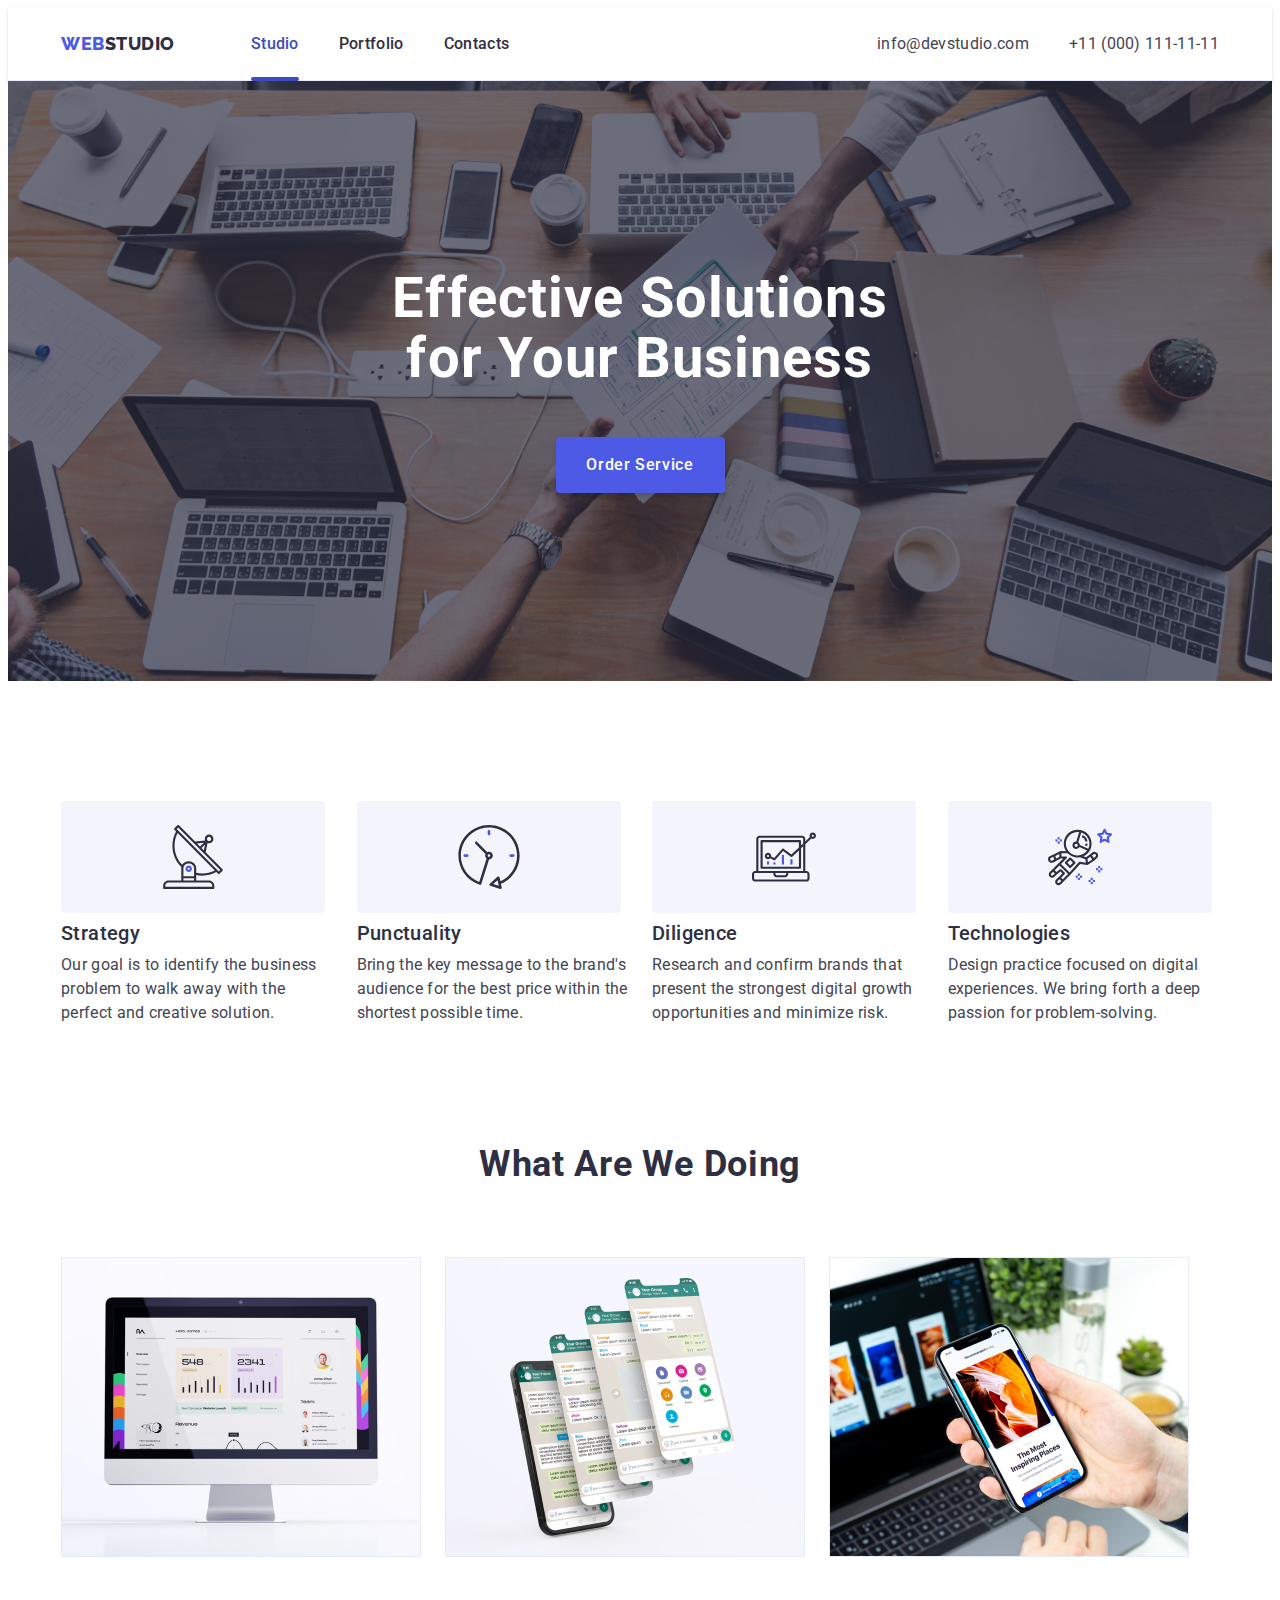
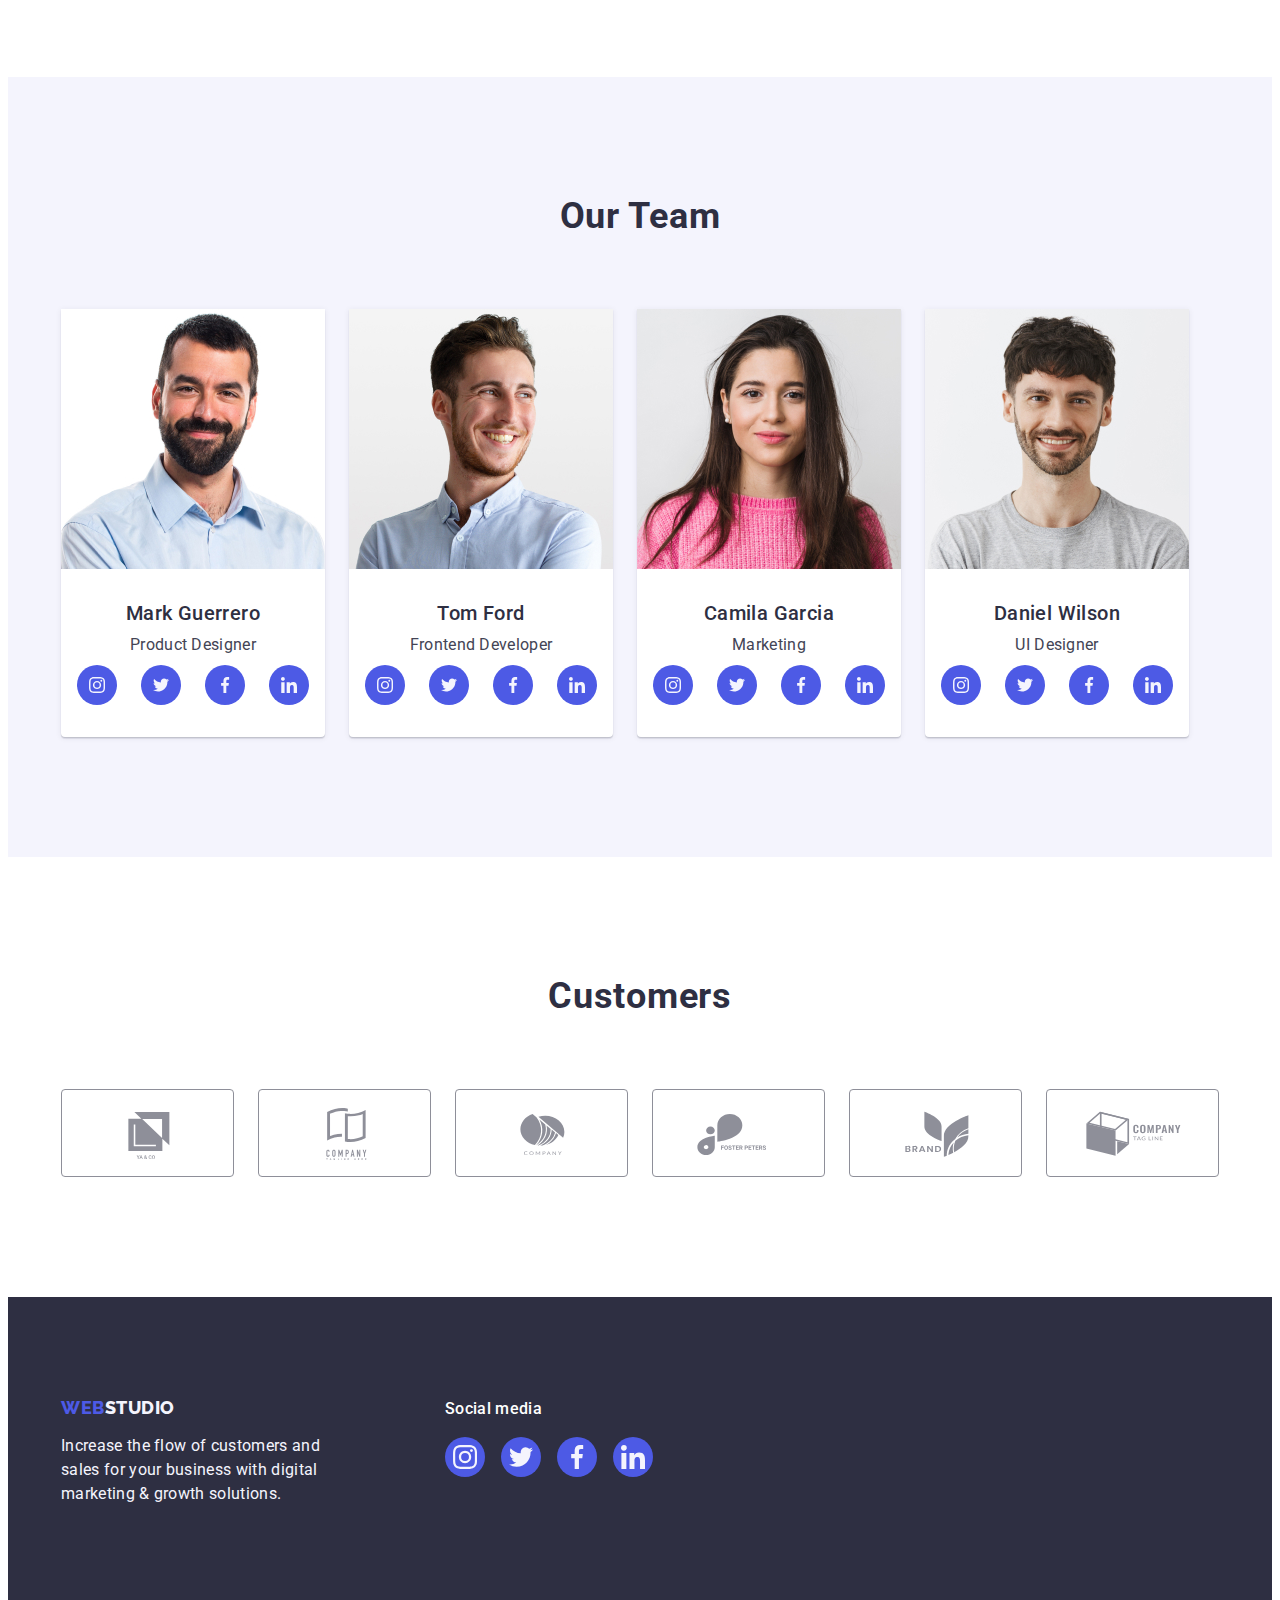
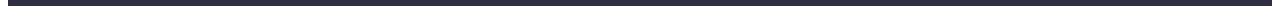
<file: index.html>
<!DOCTYPE html>
<html lang="en">

<head>
    <meta charset="UTF-8">
    <meta http-equiv="X-UA-Compatible" content="IE=edge">
    <meta name="viewport" content="width=device-width, initial-scale=1.0">
    <link rel="preconnect" href="https://fonts.googleapis.com">
    <link rel="preconnect" href="https://fonts.gstatic.com" crossorigin>
    <link
        href="https://fonts.googleapis.com/css2?family=Raleway:wght@800&amp;family=Roboto:wght@400;500;700;900&amp;display=swap"
        rel="stylesheet">
    <title>Web Studio</title>
    <link rel="stylesheet" href="https://cdnjs.cloudflare.com/ajax/libs/modern-normalize/2.0.0/modern-normalize.min.css"
        integrity="sha512-4xo8blKMVCiXpTaLzQSLSw3KFOVPWhm/TRtuPVc4WG6kUgjH6J03IBuG7JZPkcWMxJ5huwaBpOpnwYElP/m6wg=="
        crossorigin="anonymous" referrerpolicy="no-referrer">
    <link rel="stylesheet" href="./css/styles.css">
</head>

<body>
    <header class="header">
        <div class="container header-container">
            <nav class="header-navigation list">
                <a href="./index.html" class="header-logo link">Web<span class="logo-title">Studio</span></a>
                <ul class="header-menu list">
                    <li class="header-menu-item list"><a class="header-menu-link link current"
                            href="./index.html">Studio</a>
                    </li>
                    <li class="header-menu-item list"><a class="header-menu-link link"
                            href="./portfolio.html">Portfolio</a>
                    </li>
                    <li class="header-menu-item list"><a class="header-menu-link link" href="">Contacts</a></li>
                </ul>
            </nav>

            <address class="header-contacts">
                <ul class="header-contacts-item list">
                    <li class="header-contacts-list list"><a class="header-contacts-item-link link"
                            href="mailto:info@devstudio.com">info@devstudio.com</a></li>
                    <li class="header-contacts-list list"><a class="header-contacts-item-link link"
                            href="tel:+110001111111">+11
                            (000)
                            111-11-11</a></li>
                </ul>

            </address>
        </div>
    </header>
    <main>
        <section class="hero">
            <div class="container hero-container">
                <h1 class="hero-title">Effective Solutions for Your Business</h1>
                <button type="button" class="hero-btn" data-modal-open>Order Service</button>
            </div>
        </section>

        <section class="benefits">
            <div class="container benefits-container">
                <h2 class="visually-hidden">benefits</h2>
                <ul class="benefits-list list">
                    <li class="benefits-item">
                        <div class="benefits-icon-bg">
                            <svg class="benefits-icon" width="64" height="64">
                                <use href="./images/icons.svg#icon-antenna"></use>
                            </svg>
                        </div>
                        <h3 class="benefits-subtitle">Strategy</h3>
                        <p class="benefits-item-text">Our goal is to identify the business
                            problem to walk away with the perfect and creative solution.</p>
                    </li>
                    <li class="benefits-item">
                        <div class="benefits-icon-bg">
                            <svg class="benefits-icon" width="64" height="64">
                                <use href="./images/icons.svg#icon-clock"></use>
                            </svg>
                        </div>
                        <h3 class="benefits-subtitle">Punctuality</h3>
                        <p class="benefits-item-text">Bring the key message to the brand's audience for the best price
                            within the shortest possible
                            time.</p>
                    </li>
                    <li class="benefits-item">
                        <div class="benefits-icon-bg">
                            <svg class="benefits-icon" width="64" height="64">
                                <use href="./images/icons.svg#icon-diagram"></use>
                            </svg>
                        </div>
                        <h3 class="benefits-subtitle">Diligence</h3>
                        <p class="benefits-item-text">Research and confirm brands that present the strongest digital
                            growth
                            opportunities and minimize
                            risk.</p>
                    </li>
                    <li class="benefits-item">
                        <div class="benefits-icon-bg">
                            <svg class="benefits-icon" width="64" height="64">
                                <use href="./images/icons.svg#icon-astronaut"></use>
                            </svg>
                        </div>
                        <h3 class="benefits-subtitle">Technologies</h3>
                        <p class="benefits-item-text">Design practice focused on digital experiences. We bring forth a
                            deep
                            passion for
                            problem-solving.</p>

                    </li>
                </ul>
            </div>

        </section>

        <section class="skill">
            <div class="container">
                <h2 class="skill-title">What are we doing</h2>
                <ul class="skill-list list">
                    <li class="skill-item"><img src="./images/img1.jpg" alt="computer" width="360" height="300"></li>
                    <li class="skill-item"><img src="./images/img2.jpg" alt="multiple phones" width="360" height="300">
                    </li>
                    <li class="skill-item"><img src="./images/img3.jpg" alt="one phone" width="360" height="300"></li>
                </ul>
            </div>
        </section>

        <section class="team">
            <div class="container team-container">
                <h2 class="team-title">Our Team</h2>
                <ul class="team-list list">
                    <li class="team-item">
                        <img src="./images/img21.jpg" alt="Mark Guerrero" width="264">
                        <div class="subtitle-container">
                            <h3 class="team-subtitle">Mark Guerrero</h3>
                            <p class="team-item-text">Product Designer</p>
                            <ul class="team-soc-list list">
                                <li class="team-soc-item">
                                    <a class="team-soc-link" href="instagram" target="_blank" rel="nooper noreferrer">
                                        <svg class="team-soc-icon" width="16" height="16">
                                            <use href="./images/icons.svg#icon-instagram"></use>
                                        </svg>
                                    </a>
                                </li>
                                <li class="team-soc-item">
                                    <a class="team-soc-link" href="twitter" target="_blank" rel="nooper noreferrer">
                                        <svg class="team-soc-icon" width="16" height="16">
                                            <use href="./images/icons.svg#icon-twitter"></use>
                                        </svg>
                                    </a>
                                </li>
                                <li class="team-soc-item">
                                    <a class="team-soc-link" href="facebook" target="_blank" rel="nooper noreferrer">
                                        <svg class="team-soc-icon" width="16" height="16">
                                            <use href="./images/icons.svg#icon-facebook"></use>
                                        </svg>
                                    </a>
                                </li>
                                <li class="team-soc-item">
                                    <a class="team-soc-link" href="linkedin" target="_blank" rel="nooper noreferrer">
                                        <svg class="team-soc-icon" width="16" height="16">
                                            <use href="./images/icons.svg#icon-linkedin"></use>
                                        </svg>
                                    </a>
                                </li>
                            </ul>
                        </div>
                    </li>

                    <li class="team-item">
                        <img src="./images/img22.jpg" alt="Mark Guerrero" width="264">
                        <div class="subtitle-container">
                            <h3 class="team-subtitle">Tom Ford</h3>
                            <p class="team-item-text">Frontend Developer</p>
                            <ul class="team-soc-list list">
                                <li class="team-soc-item">
                                    <a class="team-soc-link" href="instagram" target="_blank" rel="nooper noreferrer">
                                        <svg class="team-soc-icon" width="16" height="16">
                                            <use href="./images/icons.svg#icon-instagram"></use>
                                        </svg>
                                    </a>
                                </li>
                                <li class="team-soc-item">
                                    <a class="team-soc-link" href="twitter" target="_blank" rel="nooper noreferrer">
                                        <svg class="team-soc-icon" width="16" height="16">
                                            <use href="./images/icons.svg#icon-twitter"></use>
                                        </svg>
                                    </a>
                                </li>
                                <li class="team-soc-item">
                                    <a class="team-soc-link" href="facebook" target=" _blank" rel="nooper noreferrer">
                                        <svg class="team-soc-icon" width="16" height="16">
                                            <use href="./images/icons.svg#icon-facebook"></use>
                                        </svg>
                                    </a>
                                </li>
                                <li class="team-soc-item">
                                    <a class="team-soc-link" href="linkedin" target="_blank" rel="nooper noreferrer">
                                        <svg class="team-soc-icon" width="16" height="16">
                                            <use href="./images/icons.svg#icon-linkedin"></use>
                                        </svg>
                                    </a>
                                </li>
                            </ul>
                        </div>
                    </li>

                    <li class="team-item">
                        <img src="./images/img23.jpg" alt="Mark Guerrero" width="264">
                        <div class="subtitle-container">
                            <h3 class="team-subtitle">Camila Garcia</h3>
                            <p class="team-item-text">Marketing</p>
                            <ul class="team-soc-list list">
                                <li class="team-soc-item">
                                    <a class="team-soc-link" href="instagram" target="_blank" rel="nooper noreferrer">
                                        <svg class="team-soc-icon" width="16" height="16">
                                            <use href="./images/icons.svg#icon-instagram"></use>
                                        </svg>
                                    </a>
                                </li>
                                <li class="team-soc-item">
                                    <a class="team-soc-link" href="twitter" target="_blank" rel="nooper noreferrer">
                                        <svg class="team-soc-icon" width="16" height="16">
                                            <use href="./images/icons.svg#icon-twitter"></use>
                                        </svg>
                                    </a>
                                </li>
                                <li class="team-soc-item">
                                    <a class="team-soc-link" href="facebook" target="_blank" rel="nooper noreferrer">
                                        <svg class="team-soc-icon" width="16" height="16">
                                            <use href="./images/icons.svg#icon-facebook"></use>
                                        </svg>
                                    </a>
                                </li>
                                <li class="team-soc-item">
                                    <a class="team-soc-link" href="linkedin" target="_blank" rel="nooper noreferrer">
                                        <svg class="team-soc-icon" width="16" height="16">
                                            <use href="./images/icons.svg#icon-linkedin"></use>
                                        </svg>
                                    </a>
                                </li>
                            </ul>
                        </div>

                    </li>

                    <li class="team-item">
                        <img src="./images/img24.jpg" alt="Mark Guerrero" width="264">
                        <div class="subtitle-container">
                            <h3 class="team-subtitle">Daniel Wilson</h3>
                            <p class="team-item-text">UI Designer</p>
                            <ul class="team-soc-list list">
                                <li class="team-soc-item">
                                    <a class="team-soc-link" href="instagram" target="_blank" rel="nooper noreferrer">
                                        <svg class="team-soc-icon" width="16" height="16">
                                            <use href="./images/icons.svg#icon-instagram"></use>
                                        </svg>
                                    </a>
                                </li>
                                <li class="team-soc-item">
                                    <a class="team-soc-link" href="twitter" target="_blank" rel="nooper noreferrer">
                                        <svg class="team-soc-icon" width="16" height="16">
                                            <use href="./images/icons.svg#icon-twitter"></use>
                                        </svg>
                                    </a>
                                </li>
                                <li class="team-soc-item">
                                    <a class="team-soc-link" href="facebook" target="_blank" rel="nooper noreferrer">
                                        <svg class="team-soc-icon" width="16" height="16">
                                            <use href="./images/icons.svg#icon-facebook"></use>
                                        </svg>
                                    </a>
                                </li>
                                <li class="team-soc-item">
                                    <a class="team-soc-link" href="linkedin" target="_blank" rel="nooper noreferrer">
                                        <svg class="team-soc-icon" width="16" height="16">
                                            <use href="./images/icons.svg#icon-linkedin"></use>
                                        </svg>
                                    </a>
                                </li>
                            </ul>
                        </div>
                    </li>
                </ul>
            </div>
        </section>
        <section class="customers">
            <div class="container customers-container">
                <h2 class="customers-title">Customers</h2>
                <ul class="customers-list list">
                    <li class="customers-item">
                        <a class="customers-link link" href="ya-and-co" target="_blank">
                            <svg class="customers-icon" width="104" height="56">
                                <use href="./images/icons.svg#icon-logo"></use>
                            </svg>
                        </a>
                    </li>

                    <li class="customers-item">
                        <a class="customers-link link" href="company-tagline" target="_blank">
                            <svg class="customers-icon" width="104" height="56">
                                <use href="./images/icons.svg#icon-logo2"></use>
                            </svg>
                        </a>
                    </li>
                    <li class="customers-item">
                        <a class="customers-link link" href="company" target="_blank">
                            <svg class="customers-icon" width="104" height="56">
                                <use href="./images/icons.svg#icon-logo3"></use>
                            </svg>
                        </a>
                    </li>
                    <li class="customers-item">
                        <a class="customers-link link" href="foster-peters" target="_blank">
                            <svg class="customers-icon" width="104" height="56">
                                <use href="./images/icons.svg#icon-logo4"></use>
                            </svg>
                        </a>
                    </li>
                    <li class="customers-item">
                        <a class="customers-link link" href="brand" target="_blank">
                            <svg class="customers-icon" width="104" height="56">
                                <use href="./images/icons.svg#icon-logo5"></use>
                            </svg>
                        </a>
                    </li>
                    <li class="customers-item">
                        <a class="customers-link link" href="company-tag-line" target="_blank">
                            <svg class="customers-icon" width="104" height="56">
                                <use href="./images/icons.svg#icon-logo6"></use>
                            </svg>
                        </a>
                    </li>
                </ul>
            </div>
        </section>
    </main>

    <footer class="footer">
        <div class="footer-container container">
            <div class="footer-pack">
                <a href="./index.html" class="footer-logo link">Web<span class="logo-title">Studio</span></a>
                <p class="footer-text">Increase the flow of customers and sales for your business with digital
                    marketing
                    &
                    growth solutions.</p>
            </div>
            <div class="footer-soc-container">
                <p class="footer-soc-title">Social media</p>
                <ul class="footer-soc-list">
                    <li class="footer-soc-item">
                        <a class="footer-soc-link" href="instagram" target="_blank" rel="nooper noreferrer">
                            <svg class="footer-soc-icon" width="24" height="24">
                                <use href="./images/icons.svg#icon-instagram"></use>
                            </svg>
                        </a>
                    </li>
                    <li class="footer-soc-item">
                        <a class="footer-soc-link" href="twitter" target="_blank" rel="nooper noreferrer">
                            <svg class="footer-soc-icon" width="24" height="24">
                                <use href="./images/icons.svg#icon-twitter"></use>
                            </svg>
                        </a>
                    </li>
                    <li class="footer-soc-item">
                        <a class="footer-soc-link" href="facebook" target="_blank" rel="nooper noreferrer">
                            <svg class="footer-soc-icon" width="24" height="24">
                                <use href="./images/icons.svg#icon-facebook"></use>
                            </svg>
                        </a>
                    </li>
                    <li class="footer-soc-item">
                        <a class="footer-soc-link" href="linkedin" target="_blank" rel="nooper noreferrer">
                            <svg class="footer-soc-icon" width="24" height="24">
                                <use href="./images/icons.svg#icon-linkedin"></use>
                            </svg>
                        </a>
                    </li>
                </ul>
            </div>
        </div>

    </footer>
    <div class="backdrop is-hidden" data-modal>
        <div class="modal">
            <button type="button" class="modal-btn" data-modal-close>
                <svg class="close-black-icon" width="8" height="8">
                    <use href="./images/icons.svg#icon-close-black"></use>
                </svg>
            </button>
        </div>
    </div>
    <script src="./js/modal.js"></script>
</body>

</html>
</file>
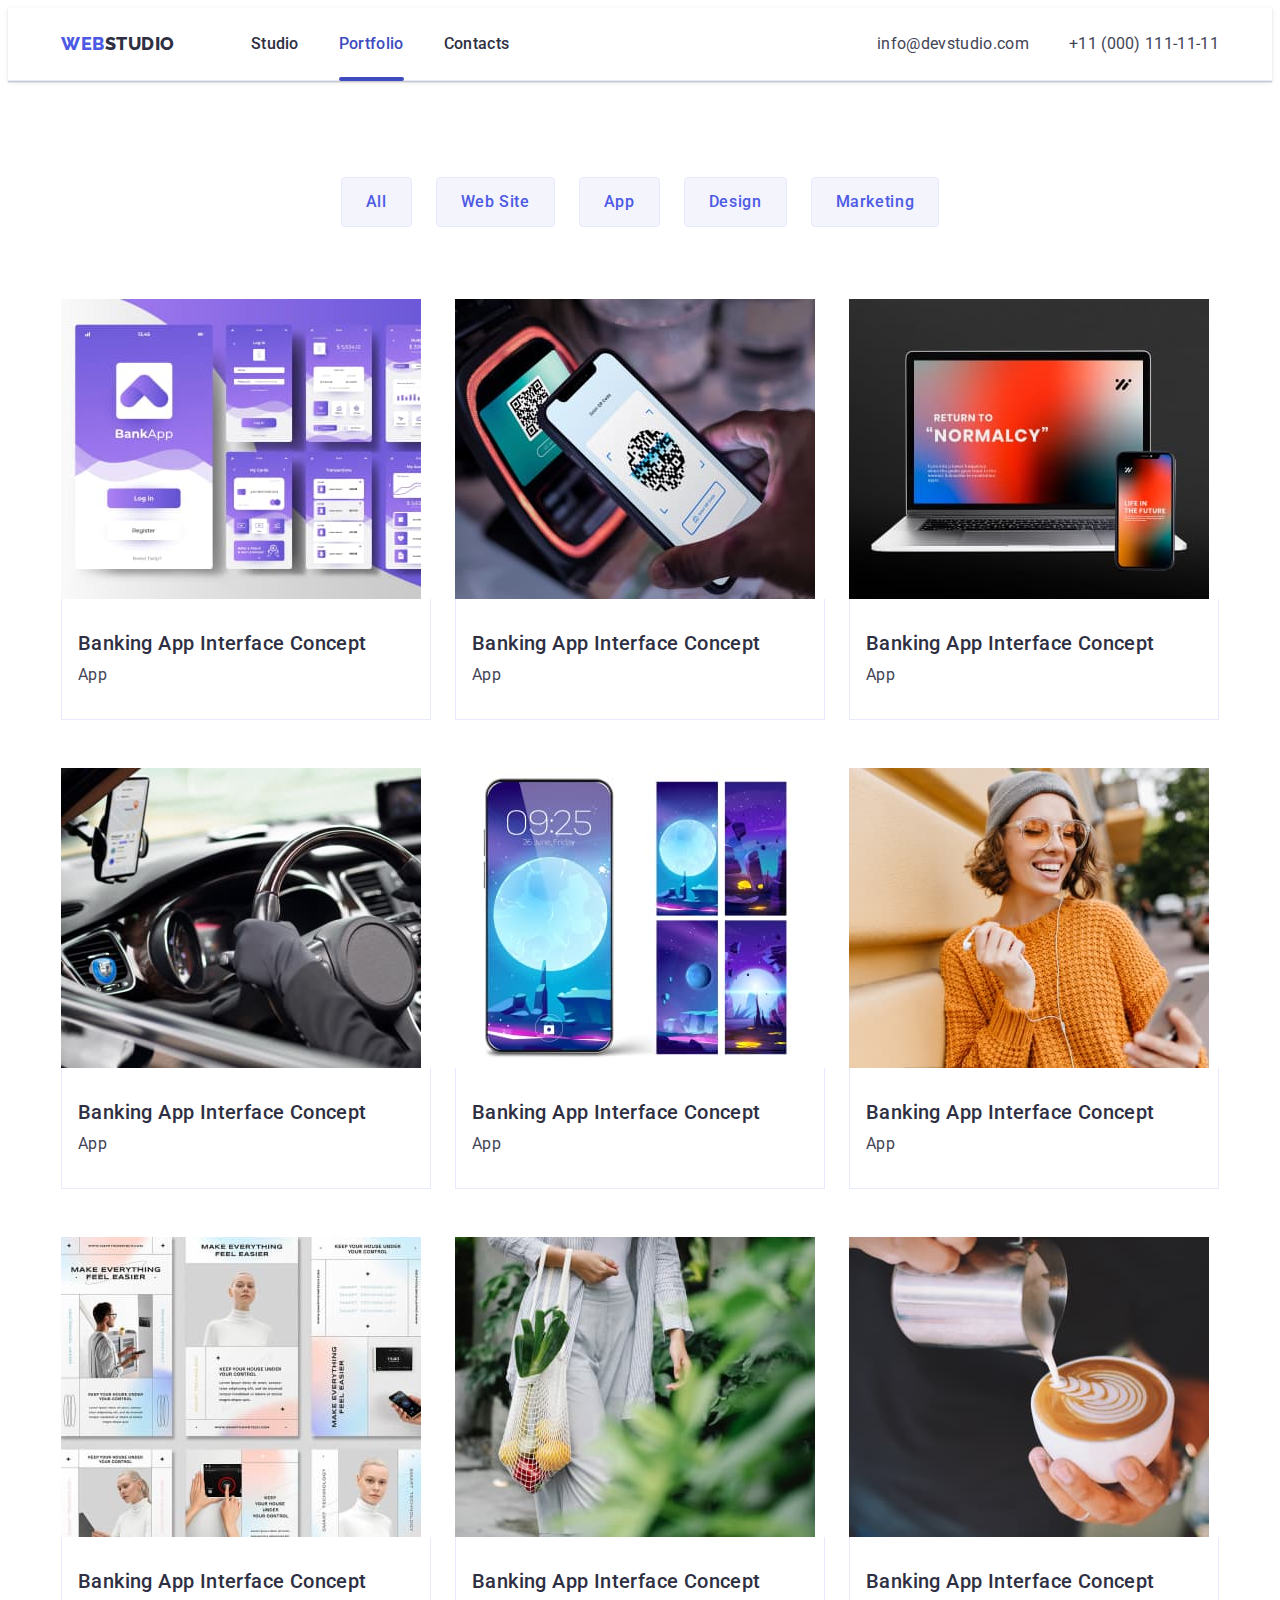
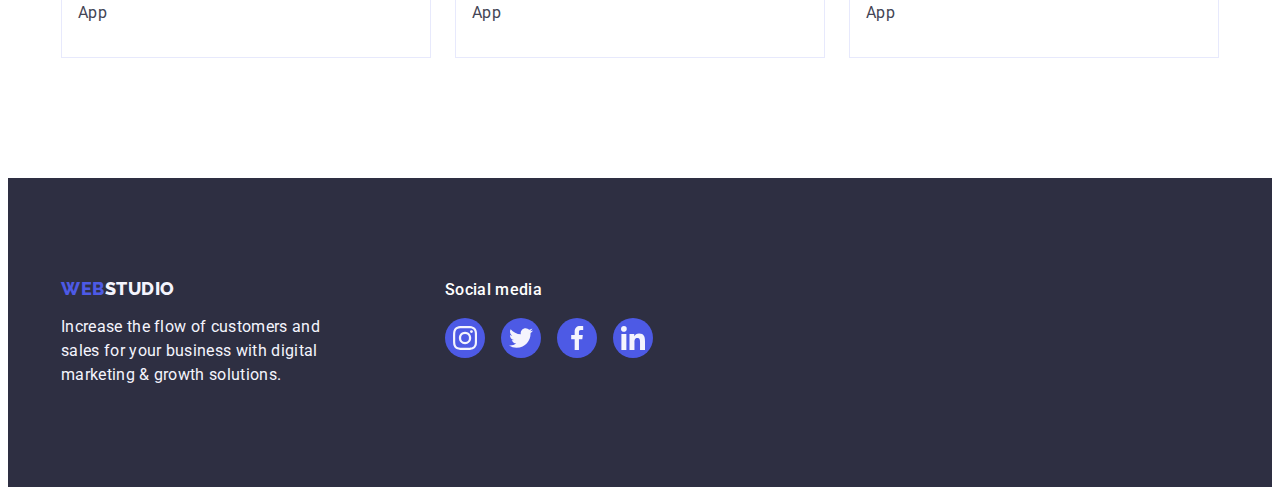
<file: portfolio.html>
<!DOCTYPE html>
<html lang="en">

<head>
    <meta charset="UTF-8">
    <meta http-equiv="X-UA-Compatible" content="IE=edge">
    <meta name="viewport" content="width=device-width, initial-scale=1.0">
    <link rel="preconnect" href="https://fonts.googleapis.com">
    <link rel="preconnect" href="https://fonts.gstatic.com" crossorigin>
    <link
        href="https://fonts.googleapis.com/css2?family=Raleway:wght@800&amp;family=Roboto:wght@400;500;700;900&amp;display=swap"
        rel="stylesheet">
    <title>WebStudio</title>
    <link rel="stylesheet" href="https://cdnjs.cloudflare.com/ajax/libs/modern-normalize/2.0.0/modern-normalize.min.css"
        integrity="sha512-4xo8blKMVCiXpTaLzQSLSw3KFOVPWhm/TRtuPVc4WG6kUgjH6J03IBuG7JZPkcWMxJ5huwaBpOpnwYElP/m6wg=="
        crossorigin="anonymous" referrerpolicy="no-referrer">
    <link rel="stylesheet" href="./css/styles.css">
</head>

<body>
    <header class="header">
        <div class="container header-container">
            <nav class="header-navigation list">
                <a href="./index.html" class="header-logo link">Web<span class="logo-title">Studio</span></a>
                <ul class="header-menu list">
                    <li class="header-menu-item list"><a class="header-menu-link link" href="./index.html">Studio</a>
                    </li>
                    <li class="header-menu-item list"><a class="header-menu-link link current"
                            href="./portfolio.html">Portfolio</a>
                    </li>
                    <li class="header-menu-item list"><a class="header-menu-link link" href="">Contacts</a></li>
                </ul>
            </nav>

            <address class="header-contacts">
                <ul class="header-contacts-item list">
                    <li class="header-contacts-list list"><a class="header-contacts-item-link link"
                            href="mailto:info@devstudio.com">info@devstudio.com</a></li>
                    <li class="header-contacts-list list"><a class="header-contacts-item-link link"
                            href="tel:+110001111111">+11
                            (000)
                            111-11-11</a></li>
                </ul>

            </address>
        </div>
    </header>

    <main>
        <section class="portfolio">
            <div class="container portfolio-container">
                <h1 class="visually-hidden">port</h1>
                <ul class="portfolio-item list">
                    <li><button type="button" class="portfolio-btn">All</button></li>
                    <li><button type="button" class="portfolio-btn">Web Site</button></li>
                    <li><button type="button" class="portfolio-btn">App</button></li>
                    <li><button type="button" class="portfolio-btn">Design</button></li>
                    <li><button type="button" class="portfolio-btn">Marketing</button></li>
                </ul>

                <ul class="prospects-item list">
                    <li class="prospects-list">
                        <a href="" class="prospects-img-link portfolio-container">
                            <div class="prospects-block">
                                <img src="./images/img600.jpg" alt="banking app" width="360" height="300">
                                <p class="prospects-block-text">14 Stylish and User-Friendly App Design Concepts · Task
                                    Manager App · Calorie Tracker App · Exotic Fruit Ecommerce App ·
                                    Cloud Storage App</p>
                            </div>
                            <div class="prospects-container">
                                <h2 class="prospects-title">Banking App Interface Concept</h2>
                                <p class="prospects-text">App</p>

                            </div>
                        </a>
                    </li>

                    <li class="prospects-list">
                        <a href="" class="prospects-img-link portfolio-container">
                            <div class="prospects-block">
                                <img src="./images/img01.jpg" alt="banking app" width="360" height="300">
                                <p class="prospects-block-text">14 Stylish and User-Friendly App Design Concepts · Task
                                    Manager App · Calorie Tracker App · Exotic Fruit Ecommerce App ·
                                    Cloud Storage App</p>
                            </div>
                            <div class="prospects-container">
                                <h2 class="prospects-title">Banking App Interface Concept</h2>
                                <p class="prospects-text">App</p>

                            </div>
                        </a>
                    </li>

                    <li class="prospects-list">
                        <a href="" class="prospects-img-link portfolio-container">
                            <div class="prospects-block">
                                <img src="./images/img02.jpg" alt="banking app" width="360" height="300">
                                <p class="prospects-block-text">14 Stylish and User-Friendly App Design Concepts · Task
                                    Manager App · Calorie Tracker App · Exotic Fruit Ecommerce App ·
                                    Cloud Storage App</p>
                            </div>
                            <div class="prospects-container">
                                <h2 class="prospects-title">Banking App Interface Concept</h2>
                                <p class="prospects-text">App</p>

                            </div>
                        </a>
                    </li>

                    <li class="prospects-list">
                        <a href="" class="prospects-img-link portfolio-container">
                            <div class="prospects-block">
                                <img src="./images/img03.jpg" alt="banking app" width="360" height="300">
                                <p class="prospects-block-text">14 Stylish and User-Friendly App Design Concepts · Task
                                    Manager App · Calorie Tracker App · Exotic Fruit Ecommerce App ·
                                    Cloud Storage App</p>
                            </div>
                            <div class="prospects-container">
                                <h2 class="prospects-title">Banking App Interface Concept</h2>
                                <p class="prospects-text">App</p>

                            </div>
                        </a>
                    </li>

                    <li class="prospects-list">
                        <a href="" class="prospects-img-link portfolio-container">
                            <div class="prospects-block">
                                <img src="./images/img04.jpg" alt="banking app" width="360" height="300">
                                <p class="prospects-block-text">14 Stylish and User-Friendly App Design Concepts · Task
                                    Manager App · Calorie Tracker App · Exotic Fruit Ecommerce App ·
                                    Cloud Storage App</p>
                            </div>
                            <div class="prospects-container">
                                <h2 class="prospects-title">Banking App Interface Concept</h2>
                                <p class="prospects-text">App</p>

                            </div>
                        </a>
                    </li>

                    <li class="prospects-list">
                        <a href="" class="prospects-img-link portfolio-container">
                            <div class="prospects-block">
                                <img src="./images/img05.jpg" alt="banking app" width="360" height="300">
                                <p class="prospects-block-text">14 Stylish and User-Friendly App Design Concepts · Task
                                    Manager App · Calorie Tracker App · Exotic Fruit Ecommerce App ·
                                    Cloud Storage App</p>
                            </div>
                            <div class="prospects-container">
                                <h2 class="prospects-title">Banking App Interface Concept</h2>
                                <p class="prospects-text">App</p>

                            </div>
                        </a>
                    </li>

                    <li class="prospects-list">
                        <a href="" class="prospects-img-link portfolio-container">
                            <div class="prospects-block">
                                <img src="./images/img06.jpg" alt="banking app" width="360" height="300">
                                <p class="prospects-block-text">14 Stylish and User-Friendly App Design Concepts · Task
                                    Manager App · Calorie Tracker App · Exotic Fruit Ecommerce App ·
                                    Cloud Storage App</p>
                            </div>
                            <div class="prospects-container">
                                <h2 class="prospects-title">Banking App Interface Concept</h2>
                                <p class="prospects-text">App</p>

                            </div>
                        </a>
                    </li>

                    <li class="prospects-list">
                        <a href="" class="prospects-img-link portfolio-container">
                            <div class="prospects-block">
                                <img src="./images/img07.jpg" alt="banking app" width="360" height="300">
                                <p class="prospects-block-text">14 Stylish and User-Friendly App Design Concepts · Task
                                    Manager App · Calorie Tracker App · Exotic Fruit Ecommerce App ·
                                    Cloud Storage App</p>
                            </div>
                            <div class="prospects-container">
                                <h2 class="prospects-title">Banking App Interface Concept</h2>
                                <p class="prospects-text">App</p>

                            </div>
                        </a>
                    </li>
                    <li class="prospects-list">
                        <a href="" class="prospects-img-link portfolio-container">
                            <div class="prospects-block">
                                <img src="./images/img08.jpg" alt="banking app" width="360" height="300">
                                <p class="prospects-block-text">14 Stylish and User-Friendly App Design Concepts · Task
                                    Manager App · Calorie Tracker App · Exotic Fruit Ecommerce App ·
                                    Cloud Storage App</p>
                            </div>
                            <div class="prospects-container">
                                <h2 class="prospects-title">Banking App Interface Concept</h2>
                                <p class="prospects-text">App</p>

                            </div>
                        </a>
                    </li>

                </ul>
            </div>
        </section>

    </main>

    <footer class="footer">
        <div class="footer-container container">
            <div class="footer-pack">
                <a href="./index.html" class="footer-logo link">Web<span class="logo-title">Studio</span></a>
                <p class="footer-text">Increase the flow of customers and sales for your business with digital
                    marketing
                    &
                    growth solutions.</p>
            </div>
            <div class="footer-soc-container">
                <p class="footer-soc-title">Social media</p>
                <ul class="footer-soc-list">
                    <li class="footer-soc-item">
                        <a class="footer-soc-link" href="instagram" target="_blank" rel="nooper noreferrer">
                            <svg class="footer-soc-icon" width="24" height="24">
                                <use href="./images/icons.svg#icon-instagram"></use>
                            </svg>
                        </a>
                    </li>
                    <li class="footer-soc-item">
                        <a class="footer-soc-link" href="twitter" target="_blank" rel="nooper noreferrer">
                            <svg class="footer-soc-icon" width="24" height="24">
                                <use href="./images/icons.svg#icon-twitter"></use>
                            </svg>
                        </a>
                    </li>
                    <li class="footer-soc-item">
                        <a class="footer-soc-link" href="facebook" target="_blank" rel="nooper noreferrer">
                            <svg class="footer-soc-icon" width="24" height="24">
                                <use href="./images/icons.svg#icon-facebook"></use>
                            </svg>
                        </a>
                    </li>
                    <li class="footer-soc-item">
                        <a class="footer-soc-link" href="linkedin" target="_blank" rel="nooper noreferrer">
                            <svg class="footer-soc-icon" width="24" height="24">
                                <use href="./images/icons.svg#icon-linkedin"></use>
                            </svg>
                        </a>
                    </li>
                </ul>
            </div>
        </div>
    </footer>

</body>

</html>
</file>
<file: css/styles.css>
:root {
  --primary-font: "Roboto", sans-serif;
  --primary-slate-color: #434455;
  --primary-white-color: #ffffff;
  --primary-navy-blue-color: #2e2f42;
  --border-bttn-color: #e7e9fc;
  --button-background-color: #f4f4fd;
  --header-menu-link: #4d5ae5;
}

body {
  font-family: "Roboto", sans-serif;
  color: #434455;
  background-color: #ffffff;
}

p,
h1,
h2,
h3,
h4,
h5,
h6 {
  margin-top: 0;
  margin-bottom: 0;
}

a {
  text-decoration: none;
}

ul {
  list-style-type: none;
  margin-top: 0;
  margin-bottom: 0;
  padding-left: 0;
}

img {
  display: block;
}

.link {
  text-decoration: none;
}

.list {
  list-style: none;
}

.container {
  width: 100%;
  max-width: 1158px;
  padding-left: 15px;
  padding-right: 15px;
  margin-left: auto;
  margin-right: auto;
  margin: 0 auto;
}

.header {
  border-bottom: 1px solid #e7e9fc;
  box-shadow: 0px 2px 1px rgba(46, 47, 66, 0.08),
    0px 1px 1px rgba(46, 47, 66, 0.16), 0px 1px 6px rgba(46, 47, 66, 0.08);
}

.header-container {
  display: flex;
  align-items: center;
}

.header-navigation {
  display: flex;
  align-items: center;
}

.header-menu {
  display: flex;
  min-width: 261px;
  gap: 40px;
}

.header-logo span {
  font-family: "Raleway", sans-serif;
  font-style: normal;
  font-weight: 800;
  font-size: 18px;
  line-height: 1.17;
  letter-spacing: 0.03em;
  text-transform: uppercase;
  color: #2e2f42;
}

.header-logo {
  font-family: "Raleway", sans-serif;
  font-style: normal;
  font-weight: 800;
  font-size: 18px;
  line-height: 1.17;
  letter-spacing: 0.03em;
  text-transform: uppercase;
  color: #4d5ae5;
  display: flex;
  align-items: center;
  margin-right: 76px;
}

.header-menu-item {
  font-family: "Roboto";
  font-style: normal;
  font-weight: 500;
  font-size: 16px;
  line-height: 1.5;
  letter-spacing: 0.02em;
  color: #2e2f42;
  transition: 250ms cubic-bezier(0.4, 0, 0.2, 1);
}

.header-menu-link {
  display: block;
  text-decoration: none;
  color: #2e2f42;
  padding: 24px 0;
  transition: color 250ms cubic-bezier(0.4, 0, 0.2, 1);

}

.current {
  position: relative;
  color: #404bbf;
}

.current::after {
  content: "";
  position: absolute;
  width: 100%;
  height: 4px;
  left: 0;
  bottom: -1px;
  border-radius: 2px;
  background-color: #404bbf;
}

.header-menu-link:hover {
  color: #404bbf;
}

.header-menu-link:focus {
  color: #404bbf;
}

.header-contacts {
  font-style: normal;
  display: flex;
  margin-left: auto;
}

.header-contacts-item {
  list-style: none;
  display: flex;
  gap: 40px;
}

.header-contacts-item-link {
  font-family: "Roboto";
  font-style: normal;
  font-weight: 400;
  font-size: 16px;
  line-height: 1.5;
  letter-spacing: 0.02em;
  color: #434455;
  transition: color 250ms cubic-bezier(0.4, 0, 0.2, 1);
}

.header-contacts-item-link:hover {
  color: #404bbf;
}

.header-contacts-item-link:focus {
  color: #404bbf;
}

/** ---------------HERO---------- */

.hero {
  background-color: #2e2f42;
  padding: 188px 0 188px;
  background-image: linear-gradient(rgba(46, 47, 66, 0.7),
      rgba(46, 47, 66, 0.7)),
    url(../images/people-office\.jpg);

  max-width: 1440px;
  margin: 0 auto;
  background-repeat: no-repeat;
  background-position: center;
  background-size: cover;
}

.hero-title {
  font-weight: 700;
  font-size: 56px;
  line-height: 1.07;
  text-align: center;
  letter-spacing: 0.02em;
  color: #ffffff;
  width: 496px;
  margin-left: auto;
  margin-right: auto;
  margin-bottom: 48px;
  max-width: 496px;
}

.hero-btn {
  min-width: 169px;
  height: 56px;
  font-family: "Roboto", sans-serif;
  font-style: normal;
  font-weight: 500;
  font-size: 16px;
  line-height: 1.5;
  letter-spacing: 0.04em;
  align-items: center;
  color: #ffffff;
  background-color: #4d5ae5;
  cursor: pointer;
  background: #4d5ae5;
  box-shadow: 0px 4px 4px rgba(0, 0, 0, 0.15);
  border-radius: 4px;
  border: none;
  display: block;
  margin: 0 auto;
  margin-left: auto;
  margin-right: auto;
  transition: background-color 250ms cubic-bezier(0.4, 0, 0.2, 1);
}

.hero-btn:hover {
  background-color: #404bbf;
  border: none;
}

.hero-btn:focus {
  background-color: #404bbf;
  border: none;
}

/** ---------BENEFITS--------- */

.benefits {
  padding-top: 120px;
  padding-bottom: 120px;
}

.benefits-icon-bg {
  display: flex;
  width: 264px;
  height: 112px;
  border-radius: 4px;
  background-color: #f4f4fd;
  align-items: center;
  justify-content: center;
  margin-bottom: 8px;
  gap: 24px;
}

.visually-hidden {
  position: absolute;
  width: 1px;
  height: 1px;
  margin: -1px;
  border: 0;
  padding: 0;
  white-space: nowrap;
  clip-path: inset(100%);
  clip: rect(0 0 0 0);
  overflow: hidden;
}

.name-benefits {}

.benefits-list {
  display: flex;
  padding-left: 0;
  padding-right: 0;
  gap: 24px;
}

.benefits-item {
  width: calc((100% - 72px) / 4);
}

.benefits-subtitle {
  font-weight: 500;
  font-size: 20px;
  line-height: 1.2;
  letter-spacing: 0.02em;
  color: #2e2f42;
  margin-bottom: 8px;
}

.benefits-item-text {
  font-weight: 400;
  font-size: 16px;
  line-height: 1.5;
  letter-spacing: 0.02em;
  color: #434455;
}

/** --------SKILL---------- */

.skill {
  padding-bottom: 120px;
}

.skill-title {
  font-weight: 700;
  font-size: 36px;
  line-height: 1.11;
  text-align: center;
  letter-spacing: 0.02em;
  text-transform: capitalize;
  color: #2e2f42;
  margin: 0 auto;
  margin-bottom: 72px;
}

.skill-list {
  display: flex;
  gap: 24px;
}

/** --------TEAM-------- */

.team {
  background-color: #f4f4fd;
  padding-top: 120px;
  padding-bottom: 120px;
}

.team-container {}

.subtitle-container {
  padding: 32px 0;
}

.team-list {
  background-color: #f4f4fd;
  display: flex;
  gap: 24px;
}

.team-item {
  background-color: #ffffff;
  border-radius: 0px 0px 4px 4px;
  box-shadow: 0px 1px 6px rgba(46, 47, 66, 0.08),
    0px 1px 1px rgba(46, 47, 66, 0.16), 0px 2px 1px rgba(46, 47, 66, 0.08);
}

.team-title {
  font-weight: 700;
  font-size: 36px;
  line-height: 1.11;
  text-align: center;
  letter-spacing: 0.02em;
  text-transform: capitalize;
  color: #2e2f42;
  margin-bottom: 72px;
}

.team-item-text {
  font-weight: 400;
  font-size: 16px;
  line-height: 1.5;
  letter-spacing: 0.02em;
  color: #434455;
  text-align: center;
  text-align: center;
}

.team-soc-icon {
  display: flex;
  flex-direction: row;
  fill: var(--button-background-color);
}

.team-subtitle {
  font-weight: 500;
  font-size: 20px;
  line-height: 1.2;
  letter-spacing: 0.02em;
  color: #2e2f42;
  text-align: center;
  padding-left: auto;
  padding-right: auto;
  margin-bottom: 72px;
  margin-bottom: 8px;
}

.team-soc-list {
  display: flex;
  cursor: pointer;
  flex-direction: row;
  justify-content: center;
  align-items: center;
  padding: 0px;
  gap: 24px;
  margin-top: 8px;
}

.team-soc-item {
  width: 40px;
  height: 40px;
}

.team-soc-link {
  display: flex;
  align-items: center;
  justify-content: center;
  width: 100%;
  height: 100%;
  border-radius: 50%;
  background: #4d5ae5;
  transition: background-color 250ms cubic-bezier(0.4, 0, 0.2, 1);
}

.team-soc-link:hover {
  background-color: #404bbf;
}

.team-soc-link:focus {
  background-color: #404bbf;
}

.team-soc-link:hover .hero-soc-icon {
  background-color: #404bbf;
}

.customers {
  padding: 120px 0;
}

.customers-title {
  color: #2e2f42;
  text-align: center;
  font-size: 36px;
  font-family: Roboto;
  font-weight: 700;
  line-height: 1.11;
  letter-spacing: 0.72px;
  text-transform: capitalize;

  margin-bottom: 72px;
}

.customers-list {
  display: flex;
  gap: 24px;
  align-items: center;
  justify-content: center;
  fill: #8e8f99;
}

.customers-item {
  width: 168px;
  height: 88px;
  display: flex;
  gap: 24px;
  align-items: center;
  justify-content: center;
  width: calc((100% - 120px) / 6);
  transition: border-color 250ms cubic-bezier(0.4, 0, 0.2, 1),
    color 250ms cubic-bezier(0.4, 0, 0.2, 1);
}

.customers-link {
  display: flex;
  align-items: center;
  justify-content: center;
  width: 100%;
  height: 100%;
  color: #8e8f99;
  border: 1px solid #8e8f99;
  box-sizing: border-box;
  border-radius: 4px;
  padding: 16px;
  transition: border-color 250ms cubic-bezier(0.4, 0, 0.2, 1),
    color 250ms cubic-bezier(0.4, 0, 0.2, 1);
}

.customers-link:hover {
  border-color: #404bbf;
  color: #404bbf;
}

.customers-link:focus {
  border-color: #404bbf;
  color: #404bbf;
}

.customers-icon {
  width: 104;
  height: 56;
  fill: currentColor;
}

/** ------------SERVICES----------- */

.portfolio {
  padding-top: 96px;
  padding-bottom: 120px;
}

.portfolio-item {
  display: flex;
  flex-direction: row;
  justify-content: center;
  align-items: center;
  gap: 24px;
  margin-bottom: 72px;
}


.portfolio-btn {
  font-family: "Roboto", sans-serif;
  font-style: normal;
  font-weight: 500;
  font-size: 16px;
  line-height: 1.5;
  letter-spacing: 0.04em;
  color: #4d5ae5;
  background-color: #f4f4fd;
  cursor: pointer;
  align-items: center;
  border: 1px solid #e7e9fc;
  border-radius: 4px;
  padding: 12px 24px;
  transition: color 250ms cubic-bezier(0.4, 0, 0.2, 1),
    background-color 250ms cubic-bezier(0.4, 0, 0.2, 1),
    border-color 250ms cubic-bezier(0.4, 0, 0.2, 1),
    box-shadow 250ms cubic-bezier(0.4, 0, 0.2, 1);
}

.portfolio-btn:hover {
  color: #ffffff;
  background-color: #404bbf;
  border: 1px solid transparent;
  box-shadow: 0px 3px 1px rgba(0, 0, 0, 0.1), 0px 2px 1px rgba(0, 0, 0, 0.08), 0px 2px 2px rgba(0, 0, 0, 0.12);
}

.portfolio-btn:focus {
  color: #ffffff;
  background-color: #404bbf;
  border: 1px solid transparent;
  box-shadow: 0px 3px 1px rgba(0, 0, 0, 0.1), 0px 2px 1px rgba(0, 0, 0, 0.08), 0px 2px 2px rgba(0, 0, 0, 0.12);
}

.prospects-item {
  display: flex;
  flex-wrap: wrap;
  column-gap: 24px;
  row-gap: 48px;
}

.prospects-container {
  padding: 32px 16px;
  border: 1px solid #e7e9fc;
  border-top: none;
}

.prospects-title {
  margin-bottom: 8px;
}

.prospects-list {
  width: calc((100% - 48px) / 3);
  position: relative;
}

.prospects-block-text {
  position: absolute;
  font-size: 16px;
  font-family: Roboto;
  line-height: 1.5;
  letter-spacing: 0.32px;
  color: #f4f4fd;
  padding: 40px 32px;
  background-color: #4d5ae5;
  top: 0;
  left: 0;
  height: 100%;
  transform: translateY(100%);
  transition: transform 250ms cubic-bezier(0.4, 0, 0.2, 1);
}

.prospects-img-link {
  display: block;
  transition: box-shadow 250ms cubic-bezier(0.4, 0, 0.2, 1);
}

.prospects-img-link:focus {
  box-shadow: 0px 1px 6px rgba(46, 47, 66, 0.08), 0px 1px 1px rgba(46, 47, 66, 0.16), 0px 2px 1px rgba(46, 47, 66, 0.08);
  transform: translateY(0%);
}

.prospects-img-link:hover {
  box-shadow: 0px 1px 6px rgba(46, 47, 66, 0.08), 0px 1px 1px rgba(46, 47, 66, 0.16), 0px 2px 1px rgba(46, 47, 66, 0.08);
  transform: translateY(0%);
}

.prospects-img-link:hover .prospects-block-text {
  transform: translateY(0%);
}

.prospects-img-link:focus .prospects-block-text {
  transform: translateY(0%);
}

.prospects-block {
  position: relative;
  overflow: hidden;
}

.prospects-title {
  font-family: "Roboto";
  font-style: normal;
  font-weight: 500;
  font-size: 20px;
  line-height: 1.2;
  letter-spacing: 0.02em;
  color: #2e2f42;
  display: flex;
  flex-direction: column;
  justify-content: center;
  align-items: flex-start;
  margin-bottom: 8px;
}

.prospects-text {
  font-family: "Roboto";
  font-style: normal;
  font-weight: 400;
  font-size: 16px;
  line-height: 1.5;
  letter-spacing: 0.02em;
  color: #434455;
  display: flex;
}

/** --------FOOTER------- */

.footer {
  background-color: #2e2f42;
  padding: 100px 0;
}

.footer-container {
  display: flex;
  align-items: baseline;
}

.footer-pack {
  margin-right: 120px;
}

.footer-logo span {
  font-family: "Raleway", sans-serif;
  font-style: normal;
  font-weight: 800;
  font-size: 18px;
  line-height: 1.17;
  letter-spacing: 0.03em;
  text-transform: uppercase;
  color: #f4f4fd;
}

.footer-logo {
  font-family: "Raleway", sans-serif;
  font-style: normal;
  font-weight: 800;
  font-size: 18px;
  line-height: 1.17;
  letter-spacing: 0.03em;
  text-transform: uppercase;
  color: #4d5ae5;
  display: inline-block;
  margin-bottom: 16px;
}

.footer-text {
  font-weight: 400;
  font-size: 16px;
  line-height: 1.5;
  letter-spacing: 0.02em;
  color: #f4f4fd;
  max-width: 264px;
}

.footer-soc-title {
  color: #ffffff;
  font-size: 16px;
  font-family: Roboto;
  font-weight: 500;
  line-height: 24px;
  letter-spacing: 0.32px;
  margin-bottom: 16px;
}

.footer-soc-list {
  display: flex;
  cursor: pointer;
  flex-direction: row;
  justify-content: center;
  align-items: center;
  gap: 16px;
}

.footer-soc-item {
  width: 40px;
  height: 40px;
}

.footer-soc-link {
  display: flex;
  align-items: center;
  justify-content: center;
  width: 100%;
  height: 100%;
  border-radius: 50%;
  background: #4d5ae5;
  transition: background-color 250ms cubic-bezier(0.4, 0, 0.2, 1);
}

.footer-soc-link:hover {
  background-color: #31d0aa;
}

.footer-soc-link:focus {
  background-color: #31d0aa;
}

.footer-soc-icon {
  fill: #f4f4fd;

}

.backdrop {
  position: fixed;
  top: 0;
  z-index: 2;
  width: 100%;
  height: 100%;
  background-color: rgba(46, 47, 66, 0.4);
  transition: opacity 250ms cubic-bezier(0.4, 0, 0.2, 1),
    visibility 250ms cubic-bezier(0.4, 0, 0.2, 1);
}

.modal {
  position: absolute;
  top: 50%;
  left: 50%;
  width: 408px;
  min-height: 584px;
  background-color: #fcfcfc;
  border-radius: 4px;
  transform: translate(-50%, -50%) scale(1);
  transition: transform 250ms cubic-bezier(0.4, 0, 0.2, 1);
  box-shadow: 0px 2px 1px 0px rgba(0, 0, 0, 0.2),
    0px 1px 3px 0px rgba(0, 0, 0, 0.12), 0px 1px 1px 0px rgba(0, 0, 0, 0.14);
  padding-top: 72px;
  padding-left: 24px;
  padding-right: 24px;
  padding-bottom: 24px;
}

.backdrop.is-hidden .modal {
  transform: translate(-50%, -50%) scale(0);
}

.modal-btn {
  position: absolute;
  top: 24px;
  right: 24px;
  width: 24px;
  height: 24px;
  display: flex;
  align-items: center;
  justify-content: center;
  border: 1px solid rgba(0, 0, 0, 0.1);
  background-color: #e7e9fc;
  border-radius: 50%;
  padding: 0;
  cursor: pointer;
  transition: background-color 250ms cubic-bezier(0.4, 0, 0.2, 1),
    border 250ms cubic-bezier(0.4, 0, 0.2, 1);
}

.close-black-icon {
  transition: fill 250ms cubic-bezier(0.4, 0, 0.2, 1);
}

.modal-btn:hover {
  fill: #ffffff;
  background-color: #404bbf;
  border: none;
}

.modal-btn:focus {
  fill: #ffffff;
  background-color: #404bbf;
  border: none;
}

.is-hidden {
  visibility: hidden;
  opacity: 0;
  pointer-events: none;
}
</file>
